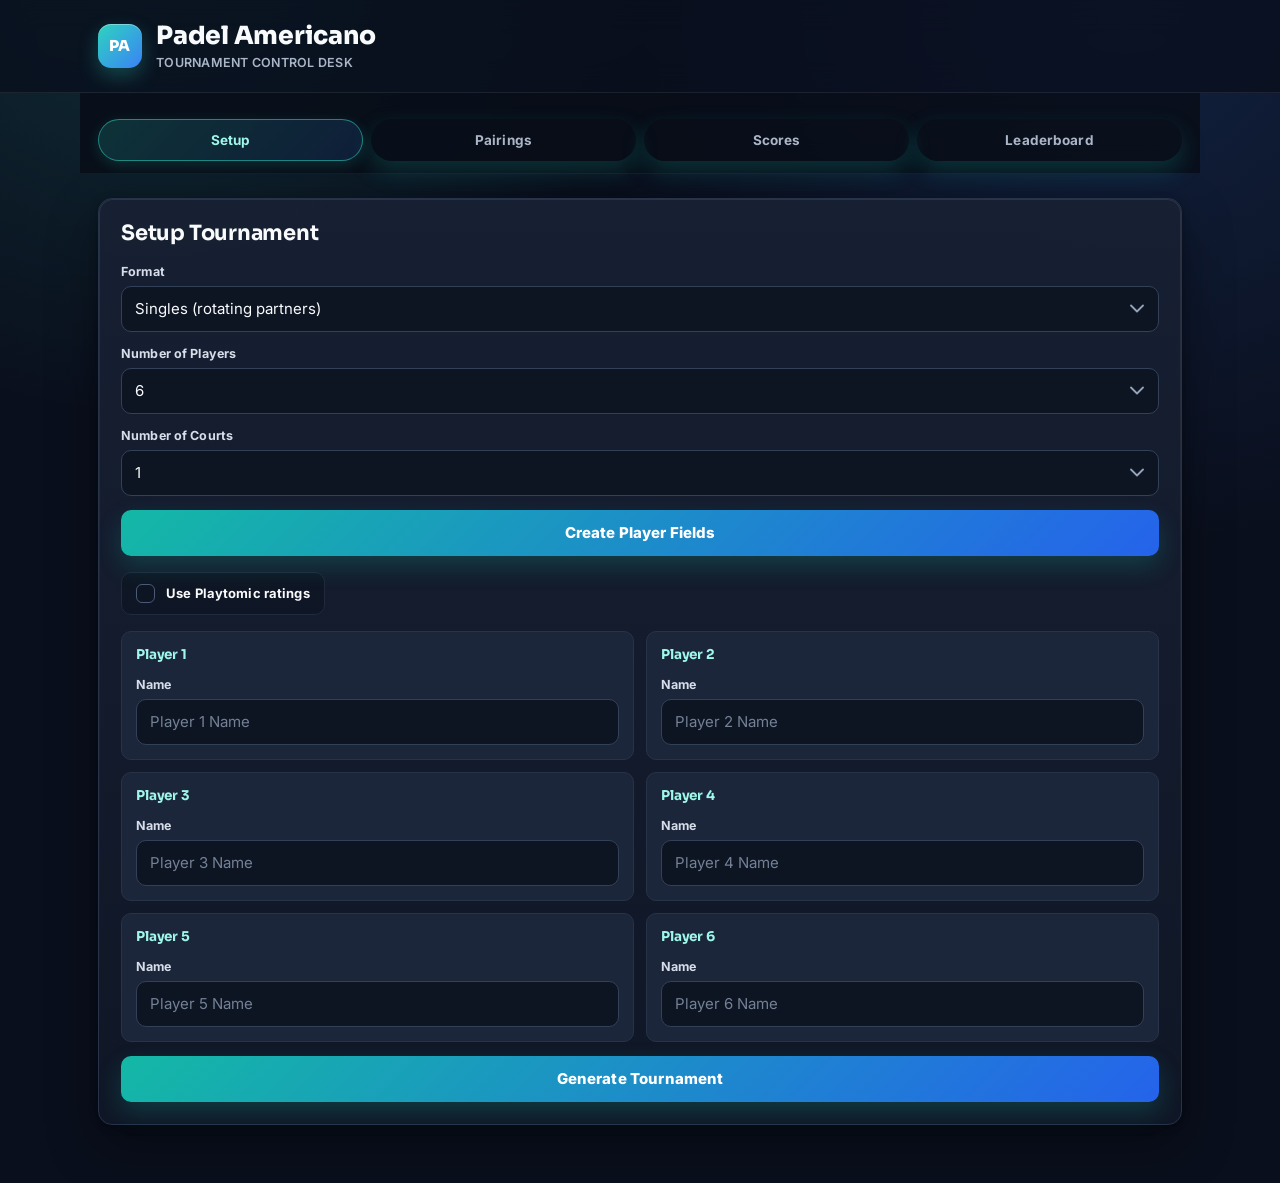
<file: index.html>
<!DOCTYPE html>
<html lang="en">
<head>
    <meta charset="UTF-8">
    <meta name="viewport" content="width=device-width, initial-scale=1.0">
    <title>Padel Americano</title>
    <link rel="preconnect" href="https://fonts.googleapis.com">
    <link rel="preconnect" href="https://fonts.gstatic.com" crossorigin>
    <link href="https://fonts.googleapis.com/css2?family=Sora:wght@600;700;800&family=Inter:wght@400;500;600;700;800;900&display=swap" rel="stylesheet">
    <link rel="stylesheet" href="style.css">
</head>
<body>

<header class="app-header">
    <div class="header-inner">
        <div class="brand-mark">PA</div>
        <div>
        <h1>Padel Americano</h1>
            <p>Tournament control desk</p>
        </div>
    </div>
</header>


<nav class="tabs">
    <button class="tab active" onclick="showTab('setup')">Setup</button>
    <button class="tab" onclick="showTab('pairings')">Pairings</button>
    <button class="tab" onclick="showTab('scores')">Scores</button>
    <button class="tab" onclick="showTab('leaderboard')">Leaderboard</button>
</nav>


<div id="setupTab" class="container">

    <div class="card">
        <h2>Setup Tournament</h2>

        <label>Format</label>

        <select id="tournamentFormat" onchange="generatePlayers()">
            <option value="singles">Singles (rotating partners)</option>
            <option value="teams">Teams (fixed partners)</option>
            <option value="kotc">King of the Court (winners up, losers down)</option>
        </select>

        <label>Number of Players</label>

        <select id="playerCount" onchange="generatePlayers()">
            <option value="6">6</option>
            <option value="8">8</option>
            <option value="10">10</option>
            <option value="12">12</option>
            <option value="14">14</option>
            <option value="16">16</option>
            <option value="18">18</option>
            <option value="20">20</option>
        </select>

        <div id="courtCountGroup">
            <label>Number of Courts</label>

            <select id="courtCount" onchange="saveCourtCountPreference()"></select>
        </div>

        <p id="kotcCourtNote" class="leaderboard-note" style="display:none;">
            In King of the Court, courts are set by player count (players &divide; 4) so every court always has 4 players - Court 1 is the top ("king") court.
        </p>

        <button onclick="generatePlayers()">
            Create Player Fields
        </button>

        <label class="toggle-row">
            <input
                type="checkbox"
                id="usePlaytomicRatings"
                onchange="togglePlaytomicRatings()"
            >
            <span>Use Playtomic ratings</span>
        </label>

        <div id="players"></div>

        <button onclick="createTournament()">
            Generate Tournament
        </button>
    </div>
</div>


<div id="pairingsTab" class="container" style="display:none;">
    <div class="card">
        <h2>Pairings</h2>
        <div id="pairings"></div>
    </div>
</div>

<div id="scoresTab" class="container" style="display:none;">
    <div class="card">
        <h2>Scores</h2>
        <div id="scores">
            Generate a tournament first...
        </div>
    </div>
</div>

<div id="leaderboardTab" class="container" style="display:none;">
    <div class="card">
        <div class="leaderboard-header-row">
            <h2>Leaderboard</h2>
            <button type="button" class="ghost-button" onclick="toggleCompactLeaderboard()">
                Compact View
            </button>
        </div>

        <div id="leaderboard">
            No results yet...
        </div>

    </div>
</div>

<script src="live-config.js"></script>
<script src="live.js"></script>
<script src="app.js"></script>

</body>
</html>
</file>
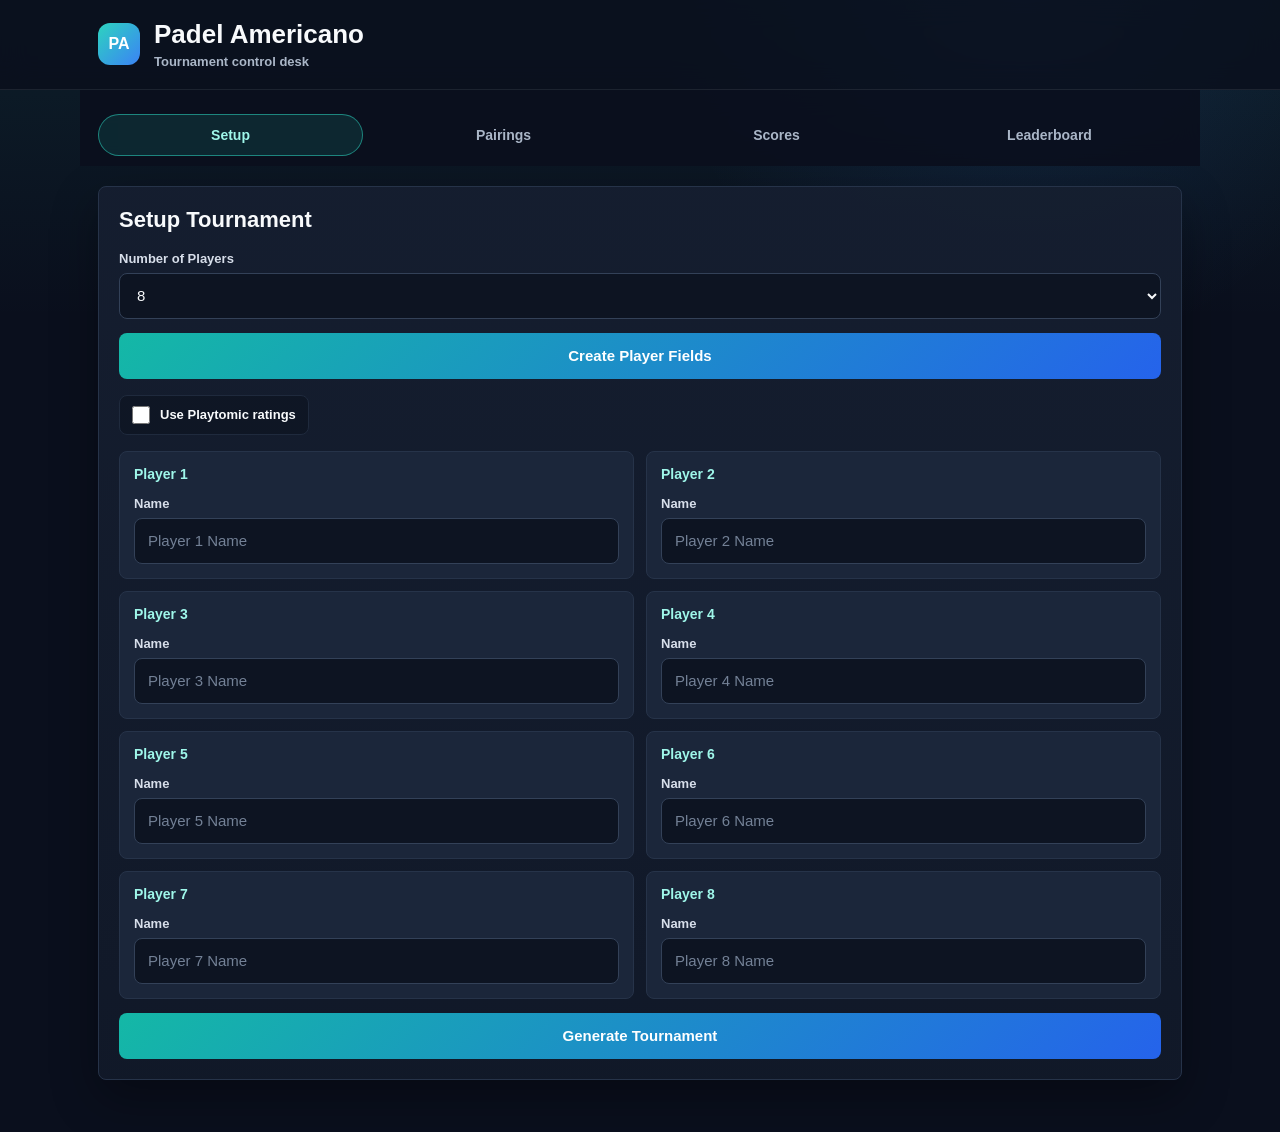
<file: Padel-Americano/index.html>
<!DOCTYPE html>
<html lang="en">
<head>
    <meta charset="UTF-8">
    <meta name="viewport" content="width=device-width, initial-scale=1.0">
    <title>Padel Americano</title>
    <link rel="stylesheet" href="style.css">
</head>
<body>

<header class="app-header">
    <div class="header-inner">
        <div class="brand-mark">PA</div>
        <div>
        <h1>Padel Americano</h1>
            <p>Tournament control desk</p>
        </div>
    </div>
</header>


<nav class="tabs">
    <button class="tab active" onclick="showTab('setup')">Setup</button>
    <button class="tab" onclick="showTab('pairings')">Pairings</button>
    <button class="tab" onclick="showTab('scores')">Scores</button>
    <button class="tab" onclick="showTab('leaderboard')">Leaderboard</button>
</nav>


<div id="setupTab" class="container">

    <div class="card">
        <h2>Setup Tournament</h2>

        <label>Number of Players</label>

        <select id="playerCount">
            <option value="8">8</option>
            <option value="10">10</option>
            <option value="12">12</option>
            <option value="14">14</option>
            <option value="16">16</option>
            <option value="18">18</option>
            <option value="20">20</option>
        </select>

        <button onclick="generatePlayers()">
            Create Player Fields
        </button>

        <label class="toggle-row">
            <input
                type="checkbox"
                id="usePlaytomicRatings"
                onchange="togglePlaytomicRatings()"
            >
            <span>Use Playtomic ratings</span>
        </label>

        <div id="players"></div>

        <button onclick="createTournament()">
            Generate Tournament
        </button>
    </div>
</div>


<div id="pairingsTab" class="container" style="display:none;">
    <div class="card">
        <h2>Pairings</h2>
        <div id="pairings"></div>
    </div>
</div>

<div id="scoresTab" class="container" style="display:none;">
    <div class="card">
        <h2>Scores</h2>
        <div id="scores">
            Generate a tournament first...
        </div>
    </div>
</div>

<div id="leaderboardTab" class="container" style="display:none;">
    <div class="card">
        <h2>Leaderboard</h2>

        <div id="leaderboard">
            No results yet...
        </div>

    </div>
</div>

<script src="live-config.js"></script>
<script src="live.js"></script>
<script src="app.js"></script>

</body>
</html>
</file>
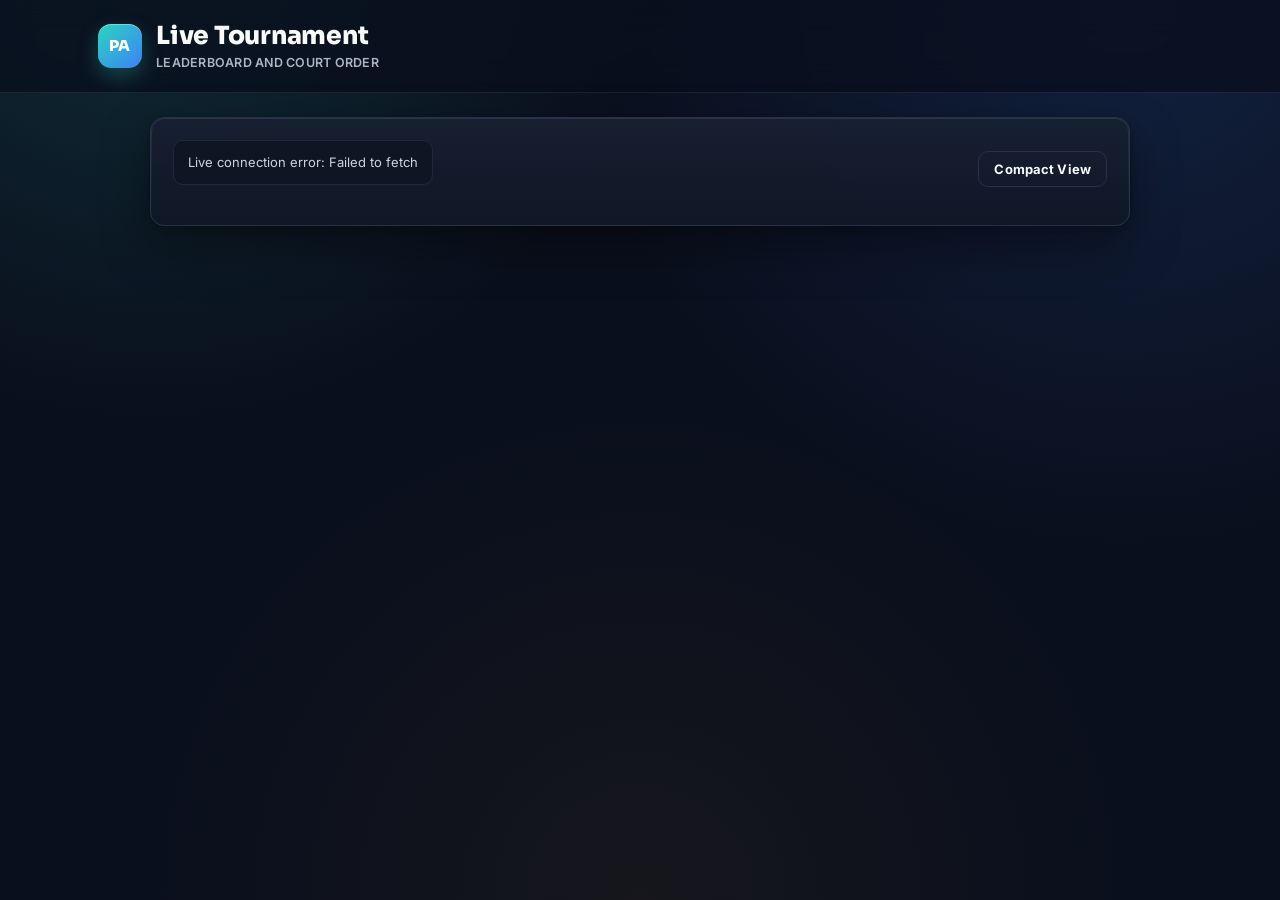
<file: player.html>
<!DOCTYPE html>
<html lang="en">
<head>
    <meta charset="UTF-8">
    <meta name="viewport" content="width=device-width, initial-scale=1.0">
    <title>Padel Americano Live</title>
    <link rel="preconnect" href="https://fonts.googleapis.com">
    <link rel="preconnect" href="https://fonts.gstatic.com" crossorigin>
    <link href="https://fonts.googleapis.com/css2?family=Sora:wght@600;700;800&family=Inter:wght@400;500;600;700;800;900&display=swap" rel="stylesheet">
    <link rel="stylesheet" href="style.css">
</head>
<body>

<header class="app-header">
    <div class="header-inner">
        <div class="brand-mark">PA</div>
        <div>
            <h1>Live Tournament</h1>
            <p>Leaderboard and court order</p>
        </div>
    </div>
</header>

<main class="container player-view">
    <section class="card">
        <div class="leaderboard-header-row">
            <div id="playerStatus" class="leaderboard-note">
                Waiting for tournament data...
            </div>
            <button type="button" class="ghost-button" onclick="toggleCompactView()">
                Compact View
            </button>
        </div>

        <div id="playerCurrentRound"></div>
        <div id="playerNextRound"></div>
        <div id="playerLeaderboard"></div>
    </section>
</main>

<script src="live-config.js"></script>
<script src="live.js"></script>
<script src="player.js"></script>

</body>
</html>
</file>
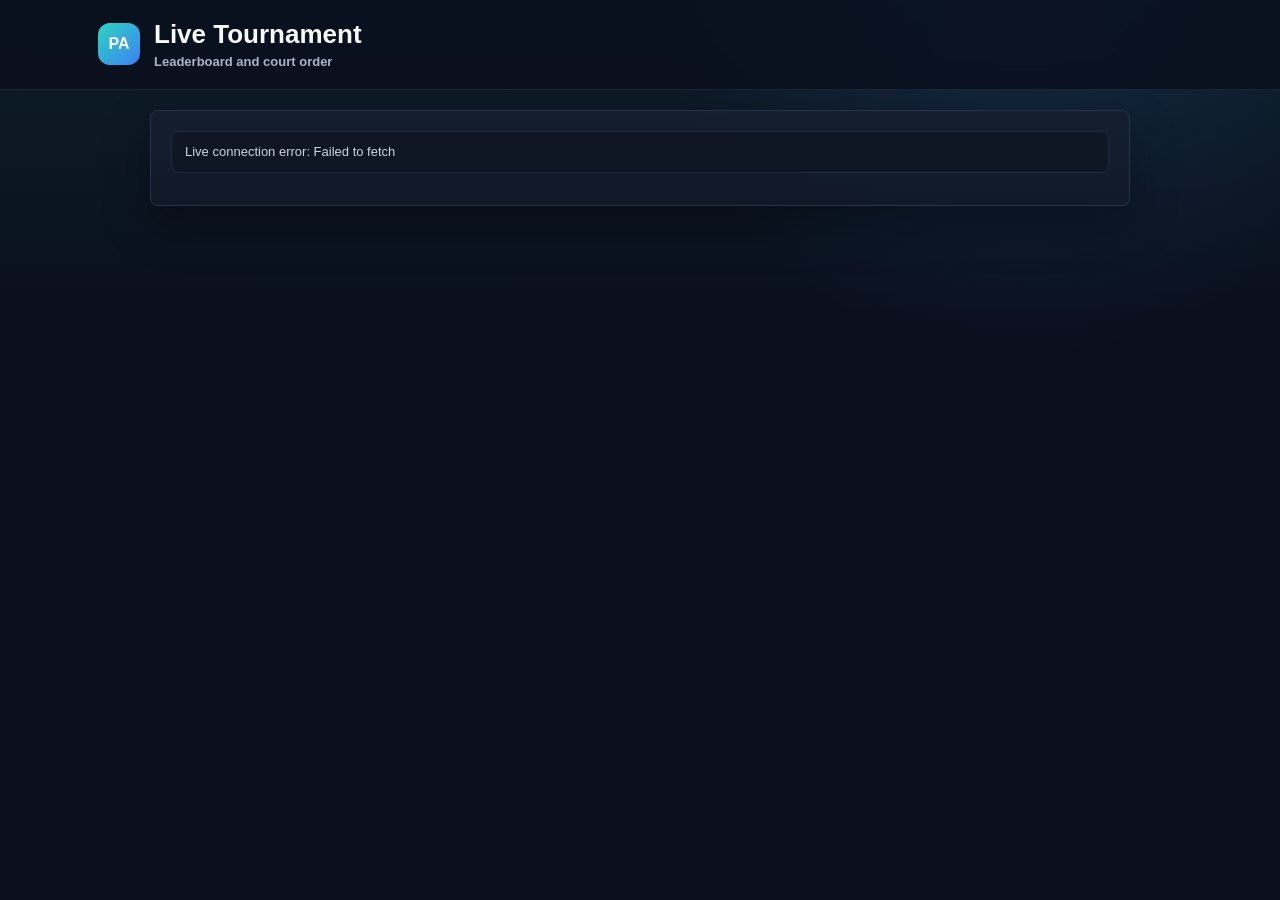
<file: Padel-Americano/player.html>
<!DOCTYPE html>
<html lang="en">
<head>
    <meta charset="UTF-8">
    <meta name="viewport" content="width=device-width, initial-scale=1.0">
    <title>Padel Americano Live</title>
    <link rel="stylesheet" href="style.css">
</head>
<body>

<header class="app-header">
    <div class="header-inner">
        <div class="brand-mark">PA</div>
        <div>
            <h1>Live Tournament</h1>
            <p>Leaderboard and court order</p>
        </div>
    </div>
</header>

<main class="container player-view">
    <section class="card">
        <div id="playerStatus" class="leaderboard-note">
            Waiting for tournament data...
        </div>

        <div id="playerCurrentRound"></div>
        <div id="playerNextRound"></div>
        <div id="playerLeaderboard"></div>
    </section>
</main>

<script src="live-config.js"></script>
<script src="live.js"></script>
<script src="player.js"></script>

</body>
</html>
</file>
<file: style.css>
:root{
    --page:#0a0f1d;
    --page-soft:#101827;
    --panel:#151e2f;
    --panel-soft:#1b263a;
    --field:#0d1422;
    --line:#263349;
    --line-soft:#1f2a3d;
    --text:#f8fafc;
    --muted:#aab6c7;
    --faint:#6f7d91;
    --brand:#2dd4bf;
    --brand-strong:#14b8a6;
    --blue:#3b82f6;
    --green:#22c55e;
    --amber:#f59e0b;
    --danger:#ef4444;
    --radius:14px;
    --radius-sm:10px;
    --shadow:0 20px 50px rgba(0,0,0,0.38), 0 2px 8px rgba(0,0,0,0.28);
    --shadow-soft:0 10px 28px rgba(0,0,0,0.3);
    --font-display:"Sora","Inter",system-ui,sans-serif;
    --font-body:"Inter",system-ui,-apple-system,sans-serif;
}

*{
    box-sizing:border-box;
}

html{
    min-height:100%;
}

body{
    margin:0;
    min-height:100%;
    font-family:var(--font-body);
    background:
        radial-gradient(circle at 12% -10%,rgba(45,212,191,0.16),transparent 34%),
        radial-gradient(circle at 88% 0%,rgba(59,130,246,0.16),transparent 38%),
        radial-gradient(circle at 50% 100%,rgba(245,158,11,0.05),transparent 45%),
        var(--page);
    background-attachment:fixed;
    color:var(--text);
    -webkit-font-smoothing:antialiased;
}

.app-header{
    border-bottom:1px solid rgba(255,255,255,0.08);
    background:rgba(10,15,29,0.78);
    backdrop-filter:blur(16px);
}

.header-inner{
    width:min(1120px,100%);
    margin:0 auto;
    display:flex;
    align-items:center;
    gap:14px;
    padding:22px 18px;
}

.brand-mark{
    width:44px;
    height:44px;
    flex:none;
    display:flex;
    align-items:center;
    justify-content:center;
    border-radius:13px;
    background:linear-gradient(135deg,var(--brand),var(--blue));
    box-shadow:0 8px 20px rgba(45,212,191,0.28), inset 0 1px 0 rgba(255,255,255,0.35);
    color:white;
    font-family:var(--font-display);
    font-weight:800;
    font-size:15px;
    letter-spacing:0.02em;
}

.app-header h1{
    margin:0;
    font-family:var(--font-display);
    font-size:25px;
    font-weight:800;
    line-height:1.15;
    letter-spacing:-0.01em;
}

.app-header p{
    margin:4px 0 0;
    color:var(--muted);
    font-size:12.5px;
    font-weight:600;
    letter-spacing:0.02em;
    text-transform:uppercase;
}

.tabs{
    position:sticky;
    top:0;
    z-index:20;
    width:min(1120px,100%);
    margin:0 auto;
    display:grid;
    grid-template-columns:repeat(4,1fr);
    gap:8px;
    padding:12px 18px;
    background:rgba(9,13,24,0.86);
    backdrop-filter:blur(16px);
    border-bottom:1px solid rgba(255,255,255,0.05);
}

.tab{
    width:100%;
    min-height:42px;
    border:1px solid transparent;
    border-radius:999px;
    background:transparent;
    color:var(--muted);
    font-family:var(--font-body);
    font-size:13.5px;
    font-weight:700;
    letter-spacing:0.01em;
    cursor:pointer;
    transition:background 160ms ease,border-color 160ms ease,color 160ms ease,transform 160ms ease;
}

.tab:hover{
    background:rgba(255,255,255,0.05);
    color:var(--text);
}

.tab.active{
    background:linear-gradient(135deg,rgba(45,212,191,0.18),rgba(59,130,246,0.14));
    border-color:rgba(45,212,191,0.55);
    color:#9ff7ea;
    box-shadow:0 4px 14px rgba(45,212,191,0.16);
}

.container{
    width:min(1120px,100%);
    margin:0 auto;
    padding:24px 18px 40px;
}

.card,
.tournament-info,
.round-panel{
    position:relative;
    background:linear-gradient(180deg,rgba(23,32,50,0.98),rgba(16,23,38,0.98));
    border:1px solid var(--line);
    border-radius:var(--radius);
    box-shadow:var(--shadow);
    padding:22px;
    margin-bottom:18px;
}

.card::before,
.tournament-info::before,
.round-panel::before{
    content:"";
    position:absolute;
    inset:0;
    border-radius:inherit;
    padding:1px;
    background:linear-gradient(180deg,rgba(255,255,255,0.09),rgba(255,255,255,0));
    -webkit-mask:linear-gradient(#000 0 0) content-box,linear-gradient(#000 0 0);
    -webkit-mask-composite:xor;
    mask-composite:exclude;
    pointer-events:none;
}

h1,h2,h3,h4,label{
    color:var(--text);
}

h1,h2,h3,h4{
    font-family:var(--font-display);
    font-weight:700;
    letter-spacing:-0.01em;
}

h2{
    margin:0 0 18px;
    font-size:21px;
    line-height:1.2;
}

h3{
    margin:0 0 14px;
}

.section-title{
    margin:22px 0 12px;
    color:#d8f7f2;
    font-size:15px;
    font-weight:700;
}

label{
    display:block;
    margin:14px 0 7px;
    color:#d7deea;
    font-size:12.5px;
    font-weight:700;
    letter-spacing:0.01em;
}

input,
select,
button{
    width:100%;
    min-height:46px;
    padding:12px 13px;
    border-radius:var(--radius-sm);
    box-sizing:border-box;
    font-family:var(--font-body);
    font-size:15px;
}

input,
select{
    background:var(--field);
    color:var(--text);
    border:1px solid #334158;
    transition:border-color 140ms ease,box-shadow 140ms ease;
}

select{
    appearance:none;
    -webkit-appearance:none;
    padding-right:38px;
    background-image:url("data:image/svg+xml,%3Csvg xmlns='http://www.w3.org/2000/svg' width='14' height='9' viewBox='0 0 14 9' fill='none'%3E%3Cpath d='M1 1.5L7 7.5L13 1.5' stroke='%2394a3b8' stroke-width='1.8' stroke-linecap='round' stroke-linejoin='round'/%3E%3C/svg%3E");
    background-repeat:no-repeat;
    background-position:right 14px center;
    cursor:pointer;
}

input::placeholder{
    color:#738196;
}

input:hover,
select:hover{
    border-color:#3d4d68;
}

input:focus,
select:focus{
    outline:2px solid rgba(45,212,191,0.32);
    outline-offset:1px;
    border-color:var(--brand);
}

.toggle-row{
    display:flex;
    align-items:center;
    gap:11px;
    width:max-content;
    max-width:100%;
    margin:16px 0;
    padding:11px 14px;
    background:rgba(13,20,34,0.72);
    border:1px solid var(--line-soft);
    border-radius:var(--radius-sm);
    cursor:pointer;
    transition:border-color 140ms ease;
}

.toggle-row:hover{
    border-color:#3d4d68;
}

.toggle-row input{
    appearance:none;
    -webkit-appearance:none;
    width:19px;
    min-height:19px;
    height:19px;
    margin:0;
    padding:0;
    flex:none;
    border-radius:6px;
    border:1.5px solid #4a5b78;
    background:var(--field);
    cursor:pointer;
    position:relative;
    transition:background 140ms ease,border-color 140ms ease;
}

.toggle-row input:checked{
    background:linear-gradient(135deg,var(--brand),var(--brand-strong));
    border-color:var(--brand-strong);
}

.toggle-row input:checked::after{
    content:"";
    position:absolute;
    left:5px;
    top:1px;
    width:5px;
    height:9px;
    border:solid #06251f;
    border-width:0 2px 2px 0;
    transform:rotate(45deg);
}

.toggle-row span{
    color:var(--text);
    font-size:13px;
    font-weight:700;
}

button{
    margin-top:14px;
    background:linear-gradient(135deg,var(--brand-strong),#2563eb);
    color:white;
    border:none;
    font-weight:800;
    letter-spacing:0.01em;
    cursor:pointer;
    box-shadow:0 10px 24px rgba(20,184,166,0.22);
    transition:transform 160ms ease,filter 160ms ease,box-shadow 160ms ease;
}

button:hover{
    filter:brightness(1.08);
    transform:translateY(-1px);
    box-shadow:0 14px 30px rgba(20,184,166,0.3);
}

button:active{
    transform:translateY(0);
}

.ghost-button{
    width:auto;
    min-height:auto;
    margin-top:0;
    padding:9px 15px;
    background:transparent;
    border:1px solid var(--line);
    color:var(--text);
    font-size:13px;
    font-weight:700;
    box-shadow:none;
}

.ghost-button:hover{
    filter:none;
    border-color:var(--brand);
    box-shadow:none;
    transform:none;
}

#players{
    display:grid;
    grid-template-columns:repeat(2,minmax(0,1fr));
    gap:12px;
    margin-top:12px;
}

.player-card{
    background:var(--panel-soft);
    border:1px solid var(--line);
    border-radius:var(--radius-sm);
    padding:14px;
}

.player-card h4{
    margin:0 0 10px;
    color:#9ff7ea;
    font-size:13.5px;
}

.team-card{
    grid-column:span 2;
    background:rgba(13,20,34,0.5);
    border:1px solid var(--line-soft);
    border-radius:var(--radius-sm);
    padding:14px;
}

.team-card h4{
    margin:0 0 10px;
    color:#9ff7ea;
    font-size:13.5px;
}

.team-players{
    display:grid;
    grid-template-columns:repeat(2,minmax(0,1fr));
    gap:12px;
}

.stat-grid{
    display:grid;
    grid-template-columns:repeat(4,minmax(0,1fr));
    gap:10px;
}

.stat{
    background:rgba(13,20,34,0.86);
    border:1px solid var(--line-soft);
    border-radius:var(--radius-sm);
    padding:13px;
}

.stat span,
.leaderboard-stat span,
.leaderboard-player span{
    display:block;
    color:var(--faint);
    font-size:10.5px;
    font-weight:700;
    letter-spacing:0.04em;
    text-transform:uppercase;
}

.stat strong{
    display:block;
    margin-top:6px;
    color:var(--text);
    font-family:var(--font-display);
    font-size:19px;
    font-weight:700;
}

.round-panel h4{
    margin:0 0 12px;
    color:#9ff7ea;
    font-size:17px;
}

.player-view .next-public-round{
    background:linear-gradient(180deg,rgba(43,32,18,0.98),rgba(25,26,33,0.98));
    border-color:rgba(245,158,11,0.45);
}

.player-view .next-public-round h4{
    color:#ffd899;
}

.player-view .next-public-round .resting-line{
    background:rgba(33,28,20,0.88);
    border-color:rgba(245,158,11,0.28);
}

.player-view .next-public-round .court-card{
    border-color:rgba(245,158,11,0.28);
    border-left-color:var(--amber);
    background:rgba(24,25,31,0.94);
}

.player-view .next-public-round .court-title{
    background:rgba(245,158,11,0.13);
    color:#ffd899;
}

.player-view .next-public-round .team{
    background:rgba(36,31,25,0.96);
    border-color:rgba(245,158,11,0.24);
}

.resting-line{
    margin:0 0 14px;
    padding:11px 13px;
    background:rgba(13,20,34,0.86);
    border:1px solid var(--line-soft);
    border-radius:var(--radius-sm);
    color:#d7deea;
    font-size:13.5px;
}

.share-panel{
    display:grid;
    grid-template-columns:1fr 180px;
    gap:18px;
    align-items:center;
    background:rgba(13,20,34,0.86);
    border:1px solid rgba(45,212,191,0.35);
    border-radius:var(--radius);
    padding:18px;
    margin:16px 0;
}

.share-panel h3{
    margin:0 0 6px;
}

.share-panel p{
    margin:0 0 10px;
    color:var(--muted);
    line-height:1.45;
    font-size:13.5px;
}

.share-panel a{
    display:block;
    color:#9ff7ea;
    word-break:break-all;
    font-weight:700;
    font-size:13.5px;
}

.share-panel button{
    max-width:220px;
}

.live-sync-status{
    margin:10px 0 0;
    font-size:0.85em;
    font-weight:700;
}

.live-sync-status.ok{
    color:#7ee787;
}

.live-sync-status.error{
    color:#ff7b72;
}

.share-panel img{
    width:180px;
    height:180px;
    border-radius:var(--radius-sm);
    background:white;
    padding:8px;
    justify-self:end;
}

.court-card{
    background:rgba(13,20,34,0.92);
    border:1px solid var(--line);
    border-left:4px solid var(--brand);
    border-radius:var(--radius-sm);
    padding:16px;
    margin:12px 0;
}

.court-title{
    display:inline-flex;
    min-height:26px;
    align-items:center;
    padding:4px 11px;
    margin-bottom:12px;
    border-radius:999px;
    background:rgba(45,212,191,0.12);
    color:#9ff7ea;
    font-size:11.5px;
    font-weight:800;
    letter-spacing:0.03em;
    text-transform:uppercase;
}

.team{
    background:rgba(27,38,58,0.96);
    border:1px solid #334158;
    border-radius:var(--radius-sm);
    padding:13px;
    text-align:center;
    font-weight:800;
    font-size:14.5px;
    overflow-wrap:anywhere;
}

.vs{
    padding:10px 0;
    color:var(--amber);
    text-align:center;
    font-size:11.5px;
    font-weight:800;
    letter-spacing:0.06em;
    text-transform:uppercase;
}

.score-input{
    margin-top:10px;
    text-align:center;
    font-family:var(--font-display);
    font-size:20px;
    font-weight:700;
}

.score-input.ghost-value{
    color:var(--muted);
    font-style:italic;
    border-style:dashed;
}

.score-summary{
    background:rgba(13,20,34,0.86);
    border:1px solid rgba(45,212,191,0.35);
    border-radius:var(--radius-sm);
    padding:13px;
    margin-bottom:15px;
}

.score-summary p{
    margin:6px 0;
}

.next-round-preview{
    background:rgba(13,20,34,0.78);
    border:1px solid rgba(245,158,11,0.35);
    border-radius:var(--radius-sm);
    padding:14px;
    margin:14px 0;
}

.preview-title{
    display:flex;
    align-items:center;
    justify-content:space-between;
    gap:12px;
    color:#fde68a;
    font-weight:800;
    font-size:14.5px;
}

.preview-title span{
    color:var(--muted);
    font-size:11.5px;
    letter-spacing:0.03em;
    text-transform:uppercase;
}

.next-round-preview p{
    margin:8px 0 12px;
    color:#cbd5e1;
    font-size:13px;
}

.preview-court{
    display:grid;
    grid-template-columns:90px 1fr auto 1fr;
    gap:10px;
    align-items:center;
    padding:10px 0;
    border-top:1px solid rgba(255,255,255,0.07);
}

.preview-court strong{
    color:#fde68a;
    font-size:13px;
}

.preview-court span{
    color:var(--text);
    font-weight:700;
}

.preview-court em{
    color:var(--amber);
    font-style:normal;
    font-size:11.5px;
    font-weight:800;
    text-transform:uppercase;
}

.empty-state{
    padding:24px;
    background:rgba(13,20,34,0.86);
    border:1px dashed var(--line);
    border-radius:var(--radius-sm);
    color:var(--muted);
    text-align:center;
    font-weight:700;
}

.leaderboard-note{
    margin:0 0 14px;
    padding:12px 14px;
    background:rgba(13,20,34,0.86);
    border:1px solid var(--line-soft);
    border-radius:var(--radius-sm);
    color:#cbd5e1;
    font-size:13px;
    line-height:1.45;
}

.leaderboard-row{
    display:flex;
    flex-wrap:wrap;
    align-items:center;
    gap:16px;
    background:rgba(13,20,34,0.9);
    border:1px solid var(--line);
    border-radius:var(--radius-sm);
    padding:14px;
    margin:10px 0;
}

.rank{
    width:32px;
    height:32px;
    flex:none;
    display:flex;
    align-items:center;
    justify-content:center;
    border-radius:999px;
    background:rgba(45,212,191,0.14);
    color:#9ff7ea;
    font-family:var(--font-display);
    font-weight:700;
    font-size:14px;
}

.leaderboard-player{
    display:flex;
    flex-direction:column;
    gap:4px;
    flex:1 1 150px;
    min-width:0;
}

.leaderboard-player strong{
    font-size:15px;
    overflow-wrap:anywhere;
}

.leaderboard-stats{
    display:grid;
    grid-template-columns:repeat(auto-fit,minmax(68px,1fr));
    gap:10px 16px;
    flex:2 1 320px;
}

.leaderboard-stat{
    text-align:right;
    min-width:0;
}

.leaderboard-stat strong{
    display:block;
    margin-top:3px;
    font-family:var(--font-display);
    font-size:15px;
    font-weight:700;
}

.player-view .card{
    max-width:980px;
    margin:0 auto;
}

.leaderboard-header-row{
    display:flex;
    align-items:center;
    justify-content:space-between;
    gap:12px;
    margin-bottom:4px;
}

.leaderboard-header-row h2{
    margin:0;
}

/* ---------- Compact "screenshot" standings view ---------- */

body.compact-mode .app-header,
body.compact-mode .tabs{
    display:none;
}

body.compact-mode #leaderboardTab.container{
    padding:14px 12px 20px;
    max-width:100%;
}

body.compact-mode #leaderboardTab .card{
    border-radius:0;
    border:none;
    box-shadow:none;
    margin-bottom:0;
    padding:0;
}

body.compact-mode #leaderboardTab .card::before{
    display:none;
}

body.compact-mode .leaderboard-header-row{
    display:none;
}

body.compact-mode .player-view.container{
    padding:14px 12px 20px;
    max-width:100%;
}

body.compact-mode .player-view .card{
    border-radius:0;
    border:none;
    box-shadow:none;
    margin-bottom:0;
    padding:0;
}

body.compact-mode .player-view .card::before{
    display:none;
}

body.compact-mode #playerCurrentRound,
body.compact-mode #playerNextRound{
    display:none;
}

.compact-summary-header{
    text-align:center;
    padding:10px 0 14px;
}

.compact-summary-header h2{
    margin:0 0 4px;
    font-size:22px;
}

.compact-summary-header p{
    margin:0;
    color:var(--muted);
    font-size:13px;
    font-weight:600;
}

.compact-exit-row{
    display:flex;
    justify-content:center;
    margin-bottom:10px;
}

.compact-list{
    columns:1;
    column-gap:14px;
}

.compact-list.two-col{
    columns:2;
}

.compact-row{
    display:grid;
    grid-template-columns:26px 1fr auto auto;
    align-items:center;
    gap:8px;
    padding:7px 8px;
    border-bottom:1px solid var(--line-soft);
    break-inside:avoid;
    font-size:14px;
}

.compact-row:nth-child(odd){
    background:rgba(13,20,34,0.55);
}

.compact-rank{
    font-family:var(--font-display);
    font-weight:700;
    color:#9ff7ea;
    font-size:13px;
}

.compact-name{
    font-weight:700;
    white-space:nowrap;
    overflow:hidden;
    text-overflow:ellipsis;
}

.compact-avg{
    font-family:var(--font-display);
    font-weight:700;
    color:var(--brand);
    font-size:13px;
    white-space:nowrap;
}

.compact-wins{
    color:var(--muted);
    font-size:11px;
    font-weight:600;
    white-space:nowrap;
}

@media (max-width: 860px){
    .header-inner,
    .tabs,
    .container{
        padding-left:12px;
        padding-right:12px;
    }

    .tabs{
        grid-template-columns:repeat(2,1fr);
    }

    .stat-grid{
        grid-template-columns:repeat(2,1fr);
    }

    #players{
        grid-template-columns:1fr;
    }

    .team-card{
        grid-column:span 1;
    }

    .team-players{
        grid-template-columns:1fr;
    }

    .share-panel{
        grid-template-columns:1fr;
    }

    .share-panel img{
        justify-self:start;
    }

    .preview-court{
        grid-template-columns:1fr;
        gap:5px;
    }

    .preview-court em{
        display:none;
    }
}

@media (max-width: 480px){
    .header-inner{
        align-items:flex-start;
    }

    .brand-mark{
        width:38px;
        height:38px;
        border-radius:10px;
    }

    .app-header h1{
        font-size:21px;
    }

    .tabs{
        grid-template-columns:1fr 1fr;
        gap:7px;
    }

    .tab{
        min-height:40px;
        font-size:12.5px;
    }

    .card,
    .tournament-info,
    .round-panel{
        padding:15px;
    }

    .stat-grid{
        grid-template-columns:1fr;
    }

    .leaderboard-stats{
        grid-template-columns:repeat(2,minmax(0,1fr));
        width:100%;
    }

    .leaderboard-stat{
        text-align:left;
    }
}
</file>
<file: Padel-Americano/style.css>
:root{
    --page:#0a0f1d;
    --page-soft:#101827;
    --panel:#151e2f;
    --panel-soft:#1b263a;
    --field:#0d1422;
    --line:#263349;
    --line-soft:#1f2a3d;
    --text:#f8fafc;
    --muted:#aab6c7;
    --faint:#6f7d91;
    --brand:#2dd4bf;
    --brand-strong:#14b8a6;
    --blue:#3b82f6;
    --green:#22c55e;
    --amber:#f59e0b;
    --danger:#ef4444;
    --radius:8px;
    --shadow:0 18px 48px rgba(0,0,0,0.32);
}

*{
    box-sizing:border-box;
}

html{
    min-height:100%;
}

body{
    margin:0;
    min-height:100%;
    font-family:Inter, Arial, sans-serif;
    background:
        linear-gradient(180deg,rgba(45,212,191,0.08),transparent 320px),
        radial-gradient(circle at 80% 0%,rgba(59,130,246,0.13),transparent 360px),
        var(--page);
    color:var(--text);
}

.app-header{
    border-bottom:1px solid rgba(255,255,255,0.08);
    background:rgba(10,15,29,0.82);
    backdrop-filter:blur(14px);
}

.header-inner{
    width:min(1120px,100%);
    margin:0 auto;
    display:flex;
    align-items:center;
    gap:14px;
    padding:20px 18px;
}

.brand-mark{
    width:42px;
    height:42px;
    display:flex;
    align-items:center;
    justify-content:center;
    border-radius:12px;
    background:linear-gradient(135deg,var(--brand),var(--blue));
    color:white;
    font-weight:900;
    letter-spacing:0;
}

.app-header h1{
    margin:0;
    font-size:26px;
    line-height:1.1;
    letter-spacing:0;
}

.app-header p{
    margin:5px 0 0;
    color:var(--muted);
    font-size:13px;
    font-weight:700;
}

.tabs{
    position:sticky;
    top:0;
    z-index:20;
    width:min(1120px,100%);
    margin:0 auto;
    display:grid;
    grid-template-columns:repeat(4,1fr);
    gap:8px;
    padding:10px 18px;
    background:rgba(10,15,29,0.9);
    backdrop-filter:blur(14px);
}

.tab{
    width:100%;
    min-height:42px;
    border:1px solid transparent;
    border-radius:999px;
    background:transparent;
    color:var(--muted);
    font-size:14px;
    font-weight:800;
    cursor:pointer;
    transition:background 160ms ease,border-color 160ms ease,color 160ms ease,transform 160ms ease;
}

.tab:hover{
    background:rgba(255,255,255,0.05);
    color:var(--text);
}

.tab.active{
    background:rgba(45,212,191,0.12);
    border-color:rgba(45,212,191,0.55);
    color:#9ff7ea;
}

.container{
    width:min(1120px,100%);
    margin:0 auto;
    padding:20px 18px 34px;
}

.card,
.tournament-info,
.round-panel{
    background:linear-gradient(180deg,rgba(21,30,47,0.98),rgba(17,25,40,0.98));
    border:1px solid var(--line);
    border-radius:var(--radius);
    box-shadow:var(--shadow);
    padding:20px;
    margin-bottom:18px;
}

h1,h2,h3,h4,label{
    color:var(--text);
}

h2{
    margin:0 0 18px;
    font-size:22px;
    line-height:1.2;
}

h3{
    margin:0 0 14px;
}

.section-title{
    margin:20px 0 12px;
    color:#d8f7f2;
    font-size:16px;
    letter-spacing:0;
}

label{
    display:block;
    margin:14px 0 7px;
    color:#d7deea;
    font-size:13px;
    font-weight:800;
}

input,
select,
button{
    width:100%;
    min-height:46px;
    padding:12px 13px;
    border-radius:var(--radius);
    box-sizing:border-box;
    font-size:15px;
}

input,
select{
    background:var(--field);
    color:var(--text);
    border:1px solid #334158;
}

input::placeholder{
    color:#738196;
}

input:focus,
select:focus{
    outline:2px solid rgba(45,212,191,0.38);
    border-color:var(--brand);
}

.toggle-row{
    display:flex;
    align-items:center;
    gap:10px;
    width:max-content;
    max-width:100%;
    margin:16px 0;
    padding:10px 12px;
    background:rgba(13,20,34,0.72);
    border:1px solid var(--line-soft);
    border-radius:var(--radius);
    cursor:pointer;
}

.toggle-row input{
    width:18px;
    min-height:18px;
    height:18px;
    margin:0;
    padding:0;
    accent-color:var(--brand);
}

.toggle-row span{
    color:var(--text);
    font-size:13px;
    font-weight:900;
}

button{
    margin-top:14px;
    background:linear-gradient(135deg,var(--brand-strong),#2563eb);
    color:white;
    border:none;
    font-weight:900;
    cursor:pointer;
    transition:transform 160ms ease,filter 160ms ease;
}

button:hover{
    filter:brightness(1.07);
    transform:translateY(-1px);
}

button:active{
    transform:translateY(0);
}

#players{
    display:grid;
    grid-template-columns:repeat(2,minmax(0,1fr));
    gap:12px;
    margin-top:12px;
}

.player-card{
    background:var(--panel-soft);
    border:1px solid var(--line);
    border-radius:var(--radius);
    padding:14px;
}

.player-card h4{
    margin:0 0 10px;
    color:#9ff7ea;
    font-size:14px;
}

.stat-grid{
    display:grid;
    grid-template-columns:repeat(4,minmax(0,1fr));
    gap:10px;
}

.stat{
    background:rgba(13,20,34,0.86);
    border:1px solid var(--line-soft);
    border-radius:var(--radius);
    padding:13px;
}

.stat span,
.leaderboard-stat span,
.leaderboard-player span{
    display:block;
    color:var(--faint);
    font-size:11px;
    font-weight:900;
    text-transform:uppercase;
}

.stat strong{
    display:block;
    margin-top:6px;
    color:var(--text);
    font-size:19px;
}

.round-panel h4{
    margin:0 0 12px;
    color:#9ff7ea;
    font-size:18px;
}

.player-view .next-public-round{
    background:linear-gradient(180deg,rgba(43,32,18,0.98),rgba(25,26,33,0.98));
    border-color:rgba(245,158,11,0.45);
}

.player-view .next-public-round h4{
    color:#ffd899;
}

.player-view .next-public-round .resting-line{
    background:rgba(33,28,20,0.88);
    border-color:rgba(245,158,11,0.28);
}

.player-view .next-public-round .court-card{
    border-color:rgba(245,158,11,0.28);
    border-left-color:var(--amber);
    background:rgba(24,25,31,0.94);
}

.player-view .next-public-round .court-title{
    background:rgba(245,158,11,0.13);
    color:#ffd899;
}

.player-view .next-public-round .team{
    background:rgba(36,31,25,0.96);
    border-color:rgba(245,158,11,0.24);
}

.resting-line{
    margin:0 0 14px;
    padding:11px 13px;
    background:rgba(13,20,34,0.86);
    border:1px solid var(--line-soft);
    border-radius:var(--radius);
    color:#d7deea;
}

.share-panel{
    display:grid;
    grid-template-columns:1fr 180px;
    gap:18px;
    align-items:center;
    background:rgba(13,20,34,0.86);
    border:1px solid rgba(45,212,191,0.35);
    border-radius:var(--radius);
    padding:16px;
    margin:16px 0;
}

.share-panel h3{
    margin:0 0 6px;
}

.share-panel p{
    margin:0 0 10px;
    color:var(--muted);
    line-height:1.4;
}

.share-panel a{
    display:block;
    color:#9ff7ea;
    word-break:break-all;
    font-weight:800;
}

.share-panel button{
    max-width:220px;
}

.share-panel img{
    width:180px;
    height:180px;
    border-radius:var(--radius);
    background:white;
    padding:8px;
    justify-self:end;
}

.court-card{
    background:rgba(13,20,34,0.92);
    border:1px solid var(--line);
    border-left:4px solid var(--brand);
    border-radius:var(--radius);
    padding:15px;
    margin:12px 0;
}

.court-title{
    display:inline-flex;
    min-height:26px;
    align-items:center;
    padding:4px 10px;
    margin-bottom:12px;
    border-radius:999px;
    background:rgba(45,212,191,0.12);
    color:#9ff7ea;
    font-size:12px;
    font-weight:900;
    text-transform:uppercase;
}

.team{
    background:rgba(27,38,58,0.96);
    border:1px solid #334158;
    border-radius:var(--radius);
    padding:13px;
    text-align:center;
    font-weight:900;
    overflow-wrap:anywhere;
}

.vs{
    padding:10px 0;
    color:var(--amber);
    text-align:center;
    font-size:12px;
    font-weight:900;
    text-transform:uppercase;
}

.score-input{
    margin-top:10px;
    text-align:center;
    font-size:20px;
    font-weight:900;
}

.score-summary{
    background:rgba(13,20,34,0.86);
    border:1px solid rgba(45,212,191,0.35);
    border-radius:var(--radius);
    padding:13px;
    margin-bottom:15px;
}

.score-summary p{
    margin:6px 0;
}

.next-round-preview{
    background:rgba(13,20,34,0.78);
    border:1px solid rgba(245,158,11,0.35);
    border-radius:var(--radius);
    padding:14px;
    margin:14px 0;
}

.preview-title{
    display:flex;
    align-items:center;
    justify-content:space-between;
    gap:12px;
    color:#fde68a;
    font-weight:900;
}

.preview-title span{
    color:var(--muted);
    font-size:12px;
    text-transform:uppercase;
}

.next-round-preview p{
    margin:8px 0 12px;
    color:#cbd5e1;
    font-size:13px;
}

.preview-court{
    display:grid;
    grid-template-columns:90px 1fr auto 1fr;
    gap:10px;
    align-items:center;
    padding:10px 0;
    border-top:1px solid rgba(255,255,255,0.07);
}

.preview-court strong{
    color:#fde68a;
    font-size:13px;
}

.preview-court span{
    color:var(--text);
    font-weight:800;
}

.preview-court em{
    color:var(--amber);
    font-style:normal;
    font-size:12px;
    font-weight:900;
    text-transform:uppercase;
}

.empty-state{
    padding:22px;
    background:rgba(13,20,34,0.86);
    border:1px dashed var(--line);
    border-radius:var(--radius);
    color:var(--muted);
    text-align:center;
    font-weight:800;
}

.leaderboard-note{
    margin:0 0 12px;
    padding:11px 13px;
    background:rgba(13,20,34,0.86);
    border:1px solid var(--line-soft);
    border-radius:var(--radius);
    color:#cbd5e1;
    font-size:13px;
    line-height:1.4;
}

.leaderboard-row{
    display:grid;
    grid-template-columns:42px minmax(170px,1fr) repeat(5,minmax(72px,90px));
    gap:10px;
    align-items:center;
    background:rgba(13,20,34,0.9);
    border:1px solid var(--line);
    border-radius:var(--radius);
    padding:12px;
    margin:10px 0;
}

.rank{
    width:34px;
    height:34px;
    display:flex;
    align-items:center;
    justify-content:center;
    border-radius:999px;
    background:rgba(45,212,191,0.14);
    color:#9ff7ea;
    font-weight:900;
}

.leaderboard-player strong,
.leaderboard-stat strong{
    display:block;
    margin-top:4px;
}

.leaderboard-stat{
    text-align:right;
}

.leaderboard-stat strong{
    font-size:15px;
}

.player-view .card{
    max-width:980px;
    margin:0 auto;
}

@media (max-width: 860px){
    .header-inner,
    .tabs,
    .container{
        padding-left:12px;
        padding-right:12px;
    }

    .tabs{
        grid-template-columns:repeat(2,1fr);
    }

    .stat-grid{
        grid-template-columns:repeat(2,1fr);
    }

    #players{
        grid-template-columns:1fr;
    }

    .leaderboard-row{
        grid-template-columns:40px 1fr 1fr;
    }

    .share-panel{
        grid-template-columns:1fr;
    }

    .share-panel img{
        justify-self:start;
    }

    .preview-court{
        grid-template-columns:1fr;
        gap:5px;
    }

    .preview-court em{
        display:none;
    }

    .leaderboard-stat{
        text-align:left;
    }
}

@media (max-width: 480px){
    .header-inner{
        align-items:flex-start;
    }

    .brand-mark{
        width:38px;
        height:38px;
        border-radius:10px;
    }

    .app-header h1{
        font-size:22px;
    }

    .tabs{
        grid-template-columns:1fr 1fr;
        gap:7px;
    }

    .tab{
        min-height:40px;
        font-size:13px;
    }

    .card,
    .tournament-info,
    .round-panel{
        padding:14px;
    }

    .stat-grid{
        grid-template-columns:1fr;
    }

    .leaderboard-row{
        grid-template-columns:36px 1fr;
    }

    .leaderboard-stat{
        grid-column:2;
        display:flex;
        justify-content:space-between;
        gap:12px;
        border-top:1px solid rgba(255,255,255,0.06);
        padding-top:8px;
    }
}
</file>
